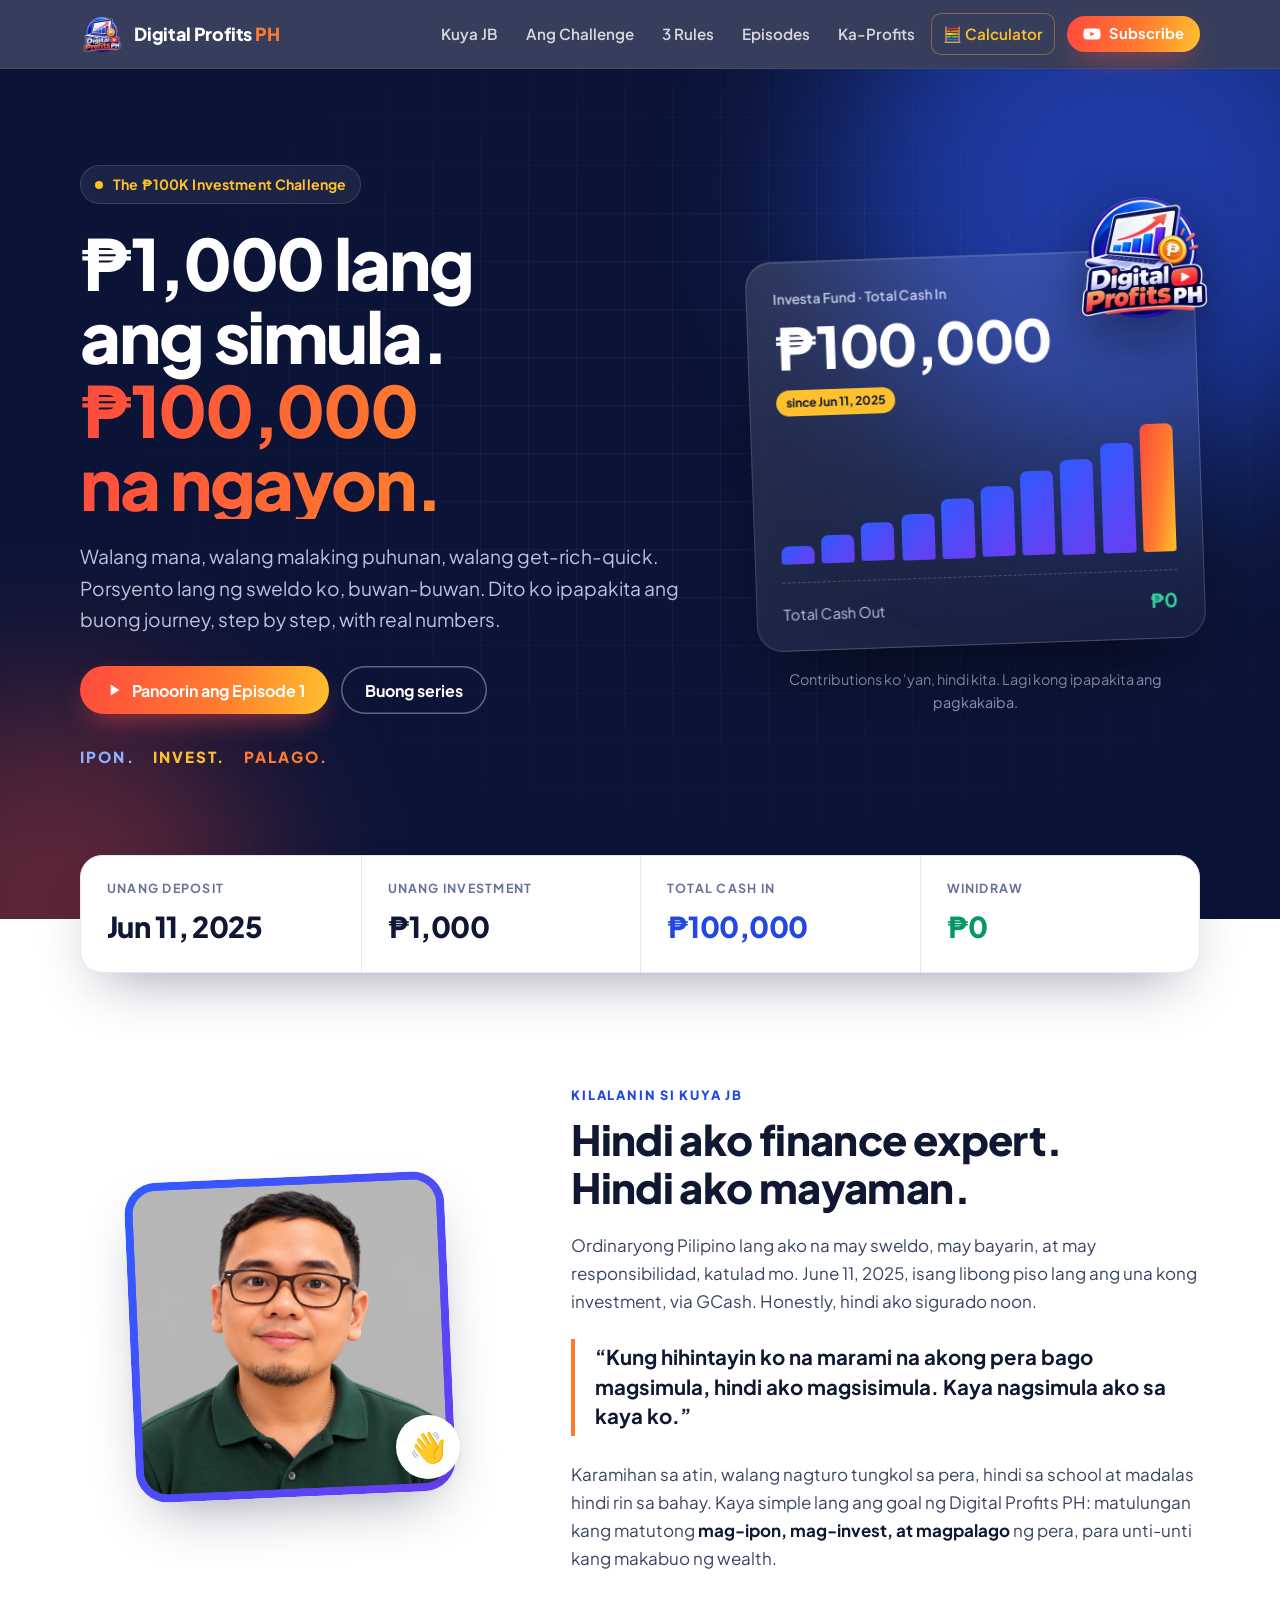
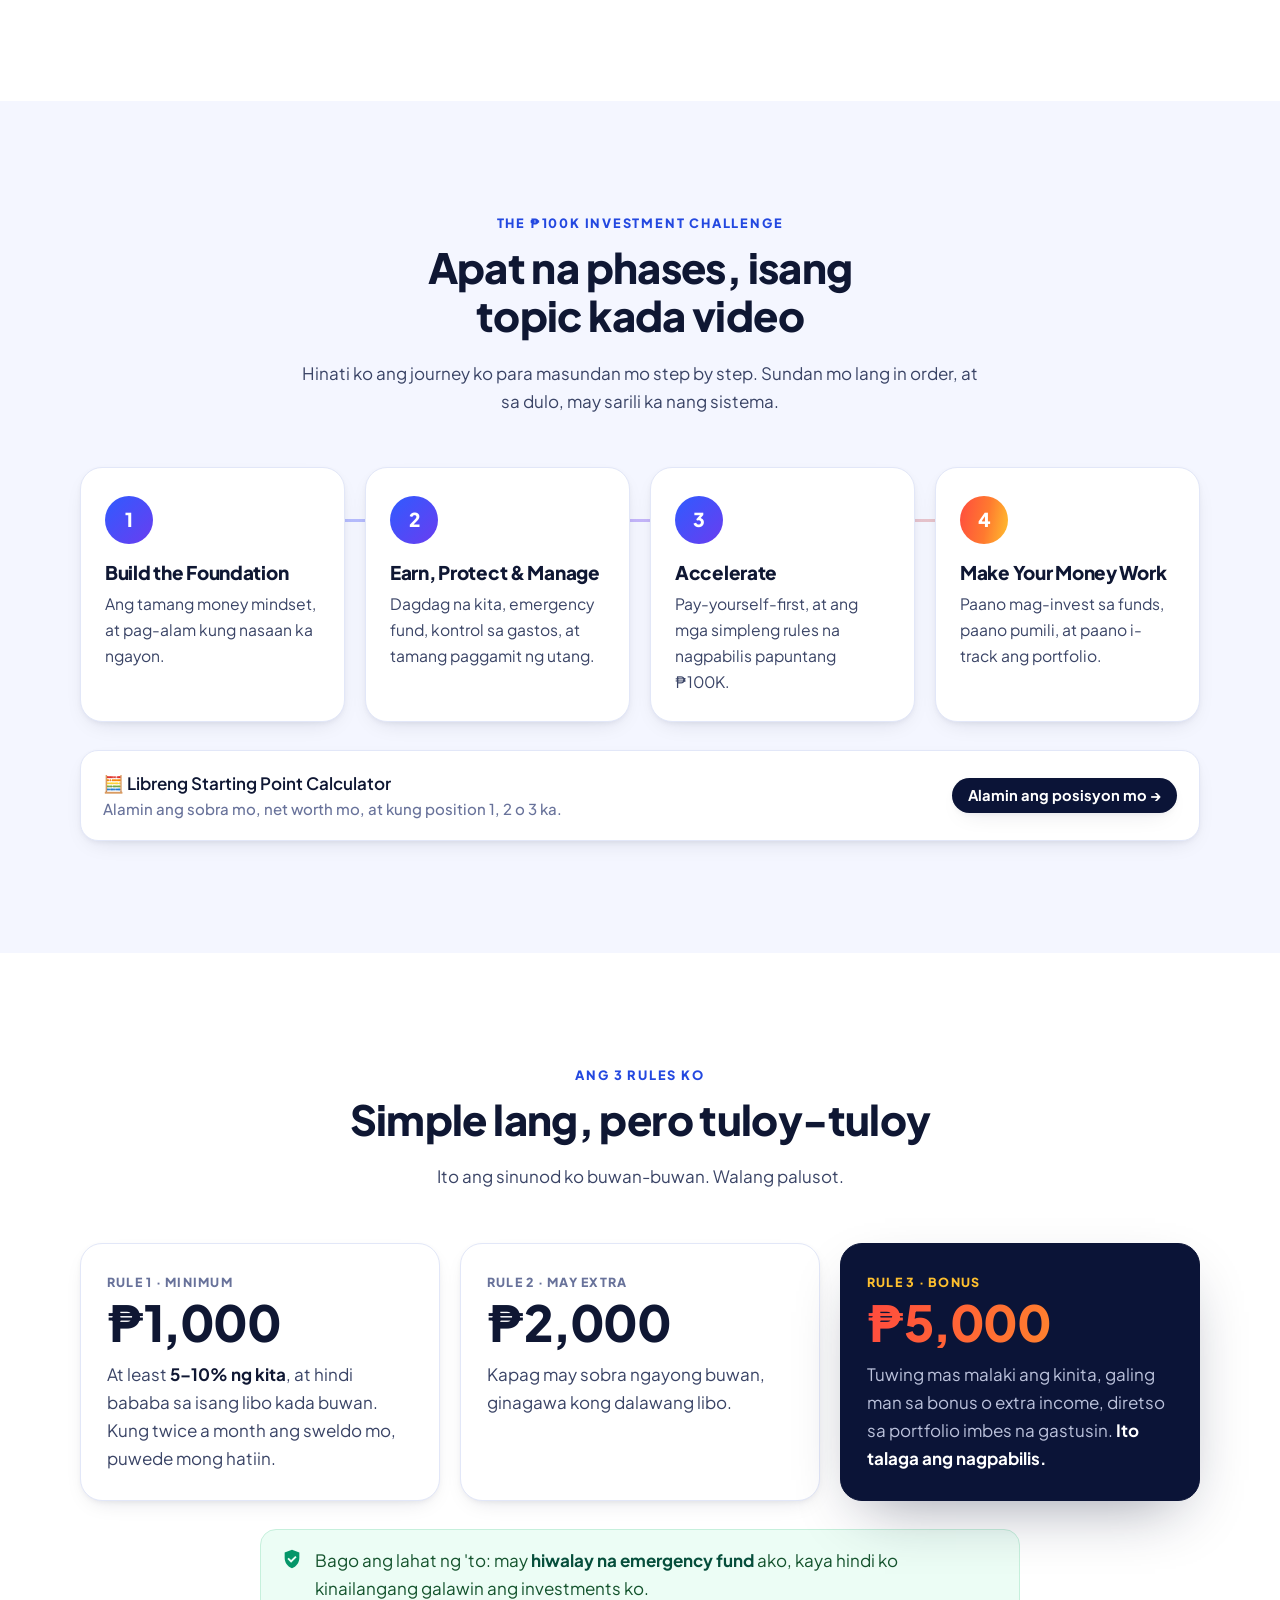
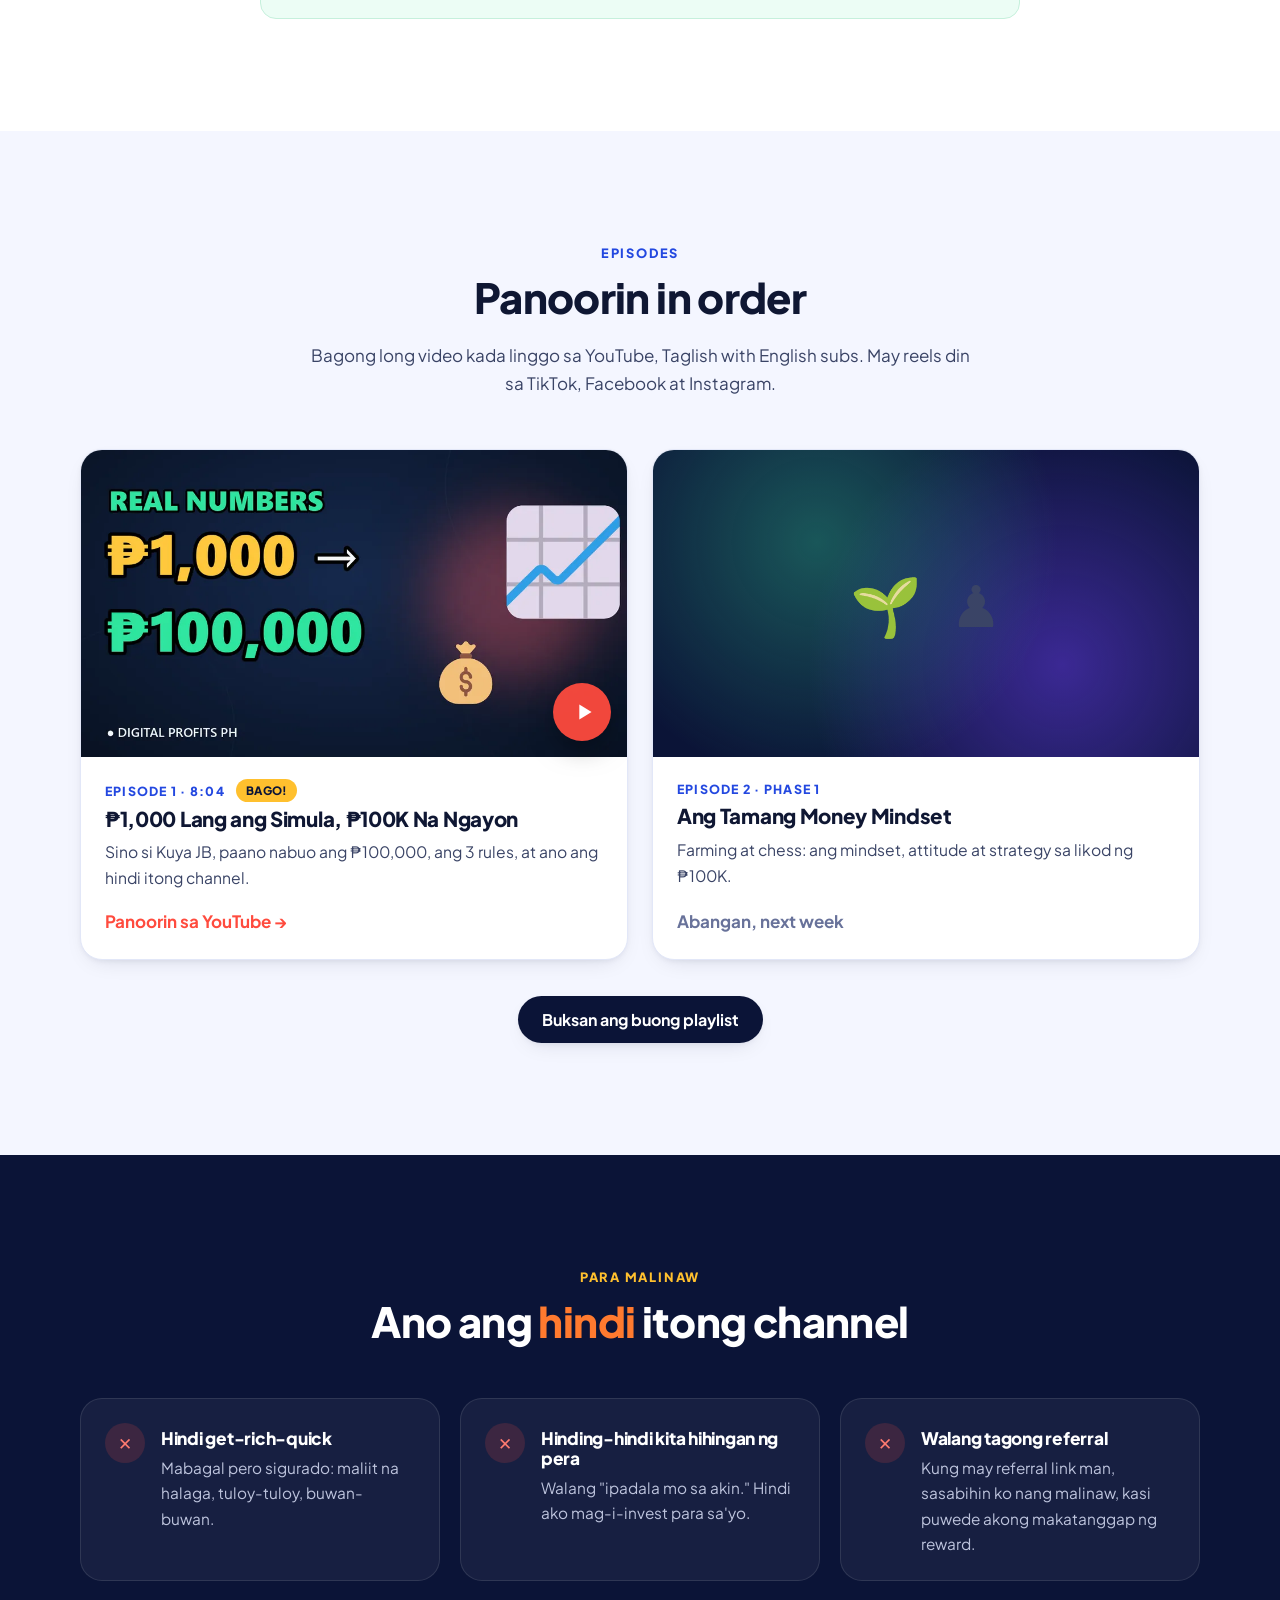
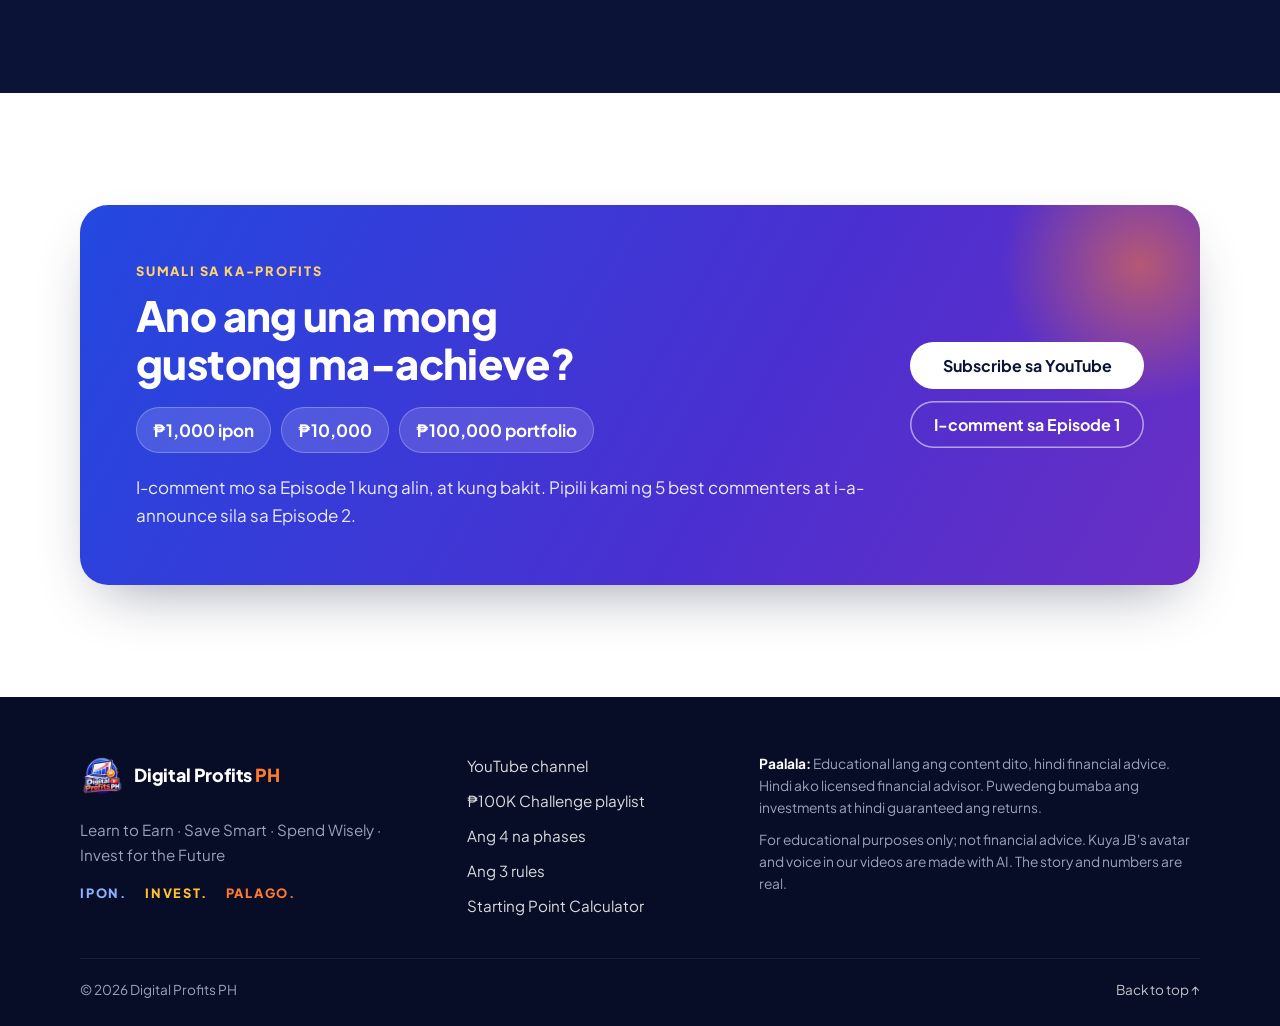
<file: index.html>
<!doctype html>
<html lang="fil">
<head>
  <meta charset="utf-8">
  <meta name="viewport" content="width=device-width, initial-scale=1">
  <title>Digital Profits PH · Ipon. Invest. Palago.</title>
  <meta name="description" content="₱1,000 lang ang simula, ₱100,000 na ngayon. Samahan si Kuya JB sa The ₱100K Investment Challenge: matutong mag-ipon, mag-invest at magpalago ng pera, step by step, with real numbers.">
  <meta name="theme-color" content="#0b1437">
  <link rel="canonical" href="https://digitalprofitsph.github.io/">

  <meta property="og:type" content="website">
  <meta property="og:site_name" content="Digital Profits PH">
  <meta property="og:title" content="Digital Profits PH · The ₱100K Investment Challenge">
  <meta property="og:description" content="₱1,000 lang ang simula, ₱100,000 na ngayon. Ipon. Invest. Palago., step by step, with real numbers.">
  <meta property="og:url" content="https://digitalprofitsph.github.io/">
  <meta property="og:image" content="https://digitalprofitsph.github.io/assets/og-image.png">
  <meta property="og:image:width" content="1200">
  <meta property="og:image:height" content="630">
  <meta name="twitter:card" content="summary_large_image">

  <link rel="icon" type="image/png" sizes="32x32" href="assets/favicon-32.png">
  <link rel="icon" type="image/png" sizes="192x192" href="assets/favicon-192.png">
  <link rel="apple-touch-icon" href="assets/apple-touch-icon.png">

  <link rel="preconnect" href="https://fonts.googleapis.com">
  <link rel="preconnect" href="https://fonts.gstatic.com" crossorigin>
  <link href="https://fonts.googleapis.com/css2?family=Plus+Jakarta+Sans:wght@400;500;600;700;800&display=swap" rel="stylesheet">
  <link rel="stylesheet" href="styles.css">
  <script>document.documentElement.classList.add("js");</script>
  <script src="script.js" defer></script>
</head>
<body>
  <a class="skip-link" href="#main">Skip to content</a>

  <header class="site-header" data-header>
    <div class="container header-inner">
      <a class="brand" href="#top" aria-label="Digital Profits PH, home">
        <img src="assets/logo-96.webp" width="44" height="44" alt="">
        <span>Digital Profits <b>PH</b></span>
      </a>
      <button class="nav-toggle" type="button" aria-expanded="false" aria-controls="site-nav" data-nav-toggle>
        <span class="sr-only">Menu</span>
        <svg viewBox="0 0 24 24" width="24" height="24" aria-hidden="true"><path d="M4 7h16M4 12h16M4 17h16" stroke="currentColor" stroke-width="2" stroke-linecap="round"/></svg>
      </button>
      <nav class="site-nav" id="site-nav" data-nav>
        <a href="#kuya-jb">Kuya JB</a>
        <a href="#challenge">Ang Challenge</a>
        <a href="#rules">3 Rules</a>
        <a href="#episodes">Episodes</a>
        <a href="#ka-profits">Ka-Profits</a>
        <a class="nav-tool" href="starting-point/">🧮 Calculator</a>
        <a class="btn btn-sm btn-primary" href="https://www.youtube.com/@digitalprofitsph?sub_confirmation=1" target="_blank" rel="noopener">
          <svg viewBox="0 0 24 24" width="18" height="18" aria-hidden="true"><path fill="currentColor" d="M23 7.2a3 3 0 0 0-2.1-2.1C19 4.6 12 4.6 12 4.6s-7 0-8.9.5A3 3 0 0 0 1 7.2 31 31 0 0 0 .5 12 31 31 0 0 0 1 16.8a3 3 0 0 0 2.1 2.1c1.9.5 8.9.5 8.9.5s7 0 8.9-.5a3 3 0 0 0 2.1-2.1 31 31 0 0 0 .5-4.8 31 31 0 0 0-.5-4.8ZM9.7 15.1V8.9L15.5 12l-5.8 3.1Z"/></svg>
          Subscribe
        </a>
      </nav>
    </div>
  </header>

  <main id="main">
    <!-- Hero -->
    <section class="hero" id="top">
      <div class="hero-glow" aria-hidden="true"></div>
      <div class="container hero-grid">
        <div class="hero-copy">
          <p class="eyebrow"><span class="dot" aria-hidden="true"></span> The ₱100K Investment Challenge</p>
          <h1>₱1,000 lang ang simula. <span class="grad">₱100,000 na ngayon.</span></h1>
          <p class="lead">Walang mana, walang malaking puhunan, walang get-rich-quick. Porsyento lang ng sweldo ko, buwan-buwan. Dito ko ipapakita ang buong journey, step by step, with real numbers.</p>
          <div class="hero-actions">
            <a class="btn btn-primary" href="https://youtu.be/28OfIGx4rfI" target="_blank" rel="noopener" data-ep1-link data-ep1-pre="Subscribe · Episode 1 sa Oct 13">
              <svg viewBox="0 0 24 24" width="20" height="20" aria-hidden="true"><path fill="currentColor" d="M8 5.5v13l10.5-6.5L8 5.5Z"/></svg>
              <span data-ep1-label>Panoorin ang Episode 1</span>
            </a>
            <a class="btn btn-ghost" href="https://www.youtube.com/playlist?list=PLdHB0yVSAcLo" target="_blank" rel="noopener">Buong series</a>
          </div>
          <p class="motto" aria-label="Ipon. Invest. Palago.">
            <span>Ipon.</span><span>Invest.</span><span>Palago.</span>
          </p>
        </div>

        <div class="hero-visual">
          <div class="wallet-card" role="img" aria-label="Investa Fund: Total Cash In ₱100,000, Total Cash Out ₱0, since June 11, 2025">
            <p class="wallet-label">Investa Fund · Total Cash In</p>
            <p class="wallet-amount">₱100,000</p>
            <span class="wallet-chip">since Jun 11, 2025</span>
            <div class="bars" aria-hidden="true">
              <span style="--h:14%"></span><span style="--h:22%"></span><span style="--h:30%"></span><span style="--h:36%"></span>
              <span style="--h:47%"></span><span style="--h:55%"></span><span style="--h:66%"></span><span style="--h:74%"></span>
              <span style="--h:86%"></span><span style="--h:100%"></span>
            </div>
            <div class="wallet-foot">
              <span>Total Cash Out</span><strong>₱0</strong>
            </div>
          </div>
          <img class="hero-logo" src="assets/logo-320.webp" width="200" height="200" alt="Digital Profits PH logo">
          <p class="hero-note">Contributions ko 'yan, hindi kita. Lagi kong ipapakita ang pagkakaiba.</p>
        </div>
      </div>
    </section>

    <!-- Stats -->
    <section class="stats-wrap" aria-label="Ang journey sa numbers">
      <div class="container">
        <dl class="stats">
          <div><dt>Unang deposit</dt><dd>Jun 11, 2025</dd></div>
          <div><dt>Unang investment</dt><dd>₱1,000</dd></div>
          <div><dt>Total cash in</dt><dd>₱100,000</dd></div>
          <div><dt>Winidraw</dt><dd>₱0</dd></div>
        </dl>
      </div>
    </section>

    <!-- About -->
    <section class="section" id="kuya-jb">
      <div class="container about">
        <div class="about-photo reveal">
          <img src="assets/kuya-jb.webp" width="320" height="320" alt="Kuya JB, host ng Digital Profits PH" loading="lazy">
          <span class="wave" aria-hidden="true">👋</span>
        </div>
        <div class="about-copy reveal">
          <p class="kicker">Kilalanin si Kuya JB</p>
          <h2>Hindi ako finance expert. Hindi ako mayaman.</h2>
          <p>Ordinaryong Pilipino lang ako na may sweldo, may bayarin, at may responsibilidad, katulad mo. June 11, 2025, isang libong piso lang ang una kong investment, via GCash. Honestly, hindi ako sigurado noon.</p>
          <blockquote>
            “Kung hihintayin ko na marami na akong pera bago magsimula, hindi ako magsisimula. Kaya nagsimula ako sa kaya ko.”
          </blockquote>
          <p>Karamihan sa atin, walang nagturo tungkol sa pera, hindi sa school at madalas hindi rin sa bahay. Kaya simple lang ang goal ng Digital Profits PH: matulungan kang matutong <strong>mag-ipon, mag-invest, at magpalago</strong> ng pera, para unti-unti kang makabuo ng wealth.</p>
        </div>
      </div>
    </section>

    <!-- Challenge -->
    <section class="section section-tint" id="challenge">
      <div class="container">
        <div class="section-head reveal">
          <p class="kicker">The ₱100K Investment Challenge</p>
          <h2>Apat na phases, isang topic kada video</h2>
          <p>Hinati ko ang journey ko para masundan mo step by step. Sundan mo lang in order, at sa dulo, may sarili ka nang sistema.</p>
        </div>
        <ol class="phases">
          <li class="phase reveal">
            <span class="phase-num">1</span>
            <h3>Build the Foundation</h3>
            <p>Ang tamang money mindset, at pag-alam kung nasaan ka ngayon.</p>
          </li>
          <li class="phase reveal">
            <span class="phase-num">2</span>
            <h3>Earn, Protect &amp; Manage</h3>
            <p>Dagdag na kita, emergency fund, kontrol sa gastos, at tamang paggamit ng utang.</p>
          </li>
          <li class="phase reveal">
            <span class="phase-num">3</span>
            <h3>Accelerate</h3>
            <p>Pay-yourself-first, at ang mga simpleng rules na nagpabilis papuntang ₱100K.</p>
          </li>
          <li class="phase reveal">
            <span class="phase-num">4</span>
            <h3>Make Your Money Work</h3>
            <p>Paano mag-invest sa funds, paano pumili, at paano i-track ang portfolio.</p>
          </li>
        </ol>
        <div class="tool-cta reveal">
          <p>🧮 Libreng Starting Point Calculator<span>Alamin ang sobra mo, net worth mo, at kung position 1, 2 o 3 ka.</span></p>
          <a class="btn btn-dark btn-sm" href="starting-point/">Alamin ang posisyon mo →</a>
        </div>
      </div>
    </section>

    <!-- Rules -->
    <section class="section" id="rules">
      <div class="container">
        <div class="section-head reveal">
          <p class="kicker">Ang 3 Rules Ko</p>
          <h2>Simple lang, pero tuloy-tuloy</h2>
          <p>Ito ang sinunod ko buwan-buwan. Walang palusot.</p>
        </div>
        <div class="rules">
          <article class="rule reveal">
            <p class="rule-tag">Rule 1 · Minimum</p>
            <p class="rule-amount">₱1,000</p>
            <p>At least <strong>5–10% ng kita</strong>, at hindi bababa sa isang libo kada buwan. Kung twice a month ang sweldo mo, puwede mong hatiin.</p>
          </article>
          <article class="rule reveal">
            <p class="rule-tag">Rule 2 · May extra</p>
            <p class="rule-amount">₱2,000</p>
            <p>Kapag may sobra ngayong buwan, ginagawa kong dalawang libo.</p>
          </article>
          <article class="rule rule-hot reveal">
            <p class="rule-tag">Rule 3 · Bonus</p>
            <p class="rule-amount">₱5,000</p>
            <p>Tuwing mas malaki ang kinita, galing man sa bonus o extra income, diretso sa portfolio imbes na gastusin. <strong>Ito talaga ang nagpabilis.</strong></p>
          </article>
        </div>
        <p class="rules-note reveal">
          <svg viewBox="0 0 24 24" width="22" height="22" aria-hidden="true"><path fill="currentColor" d="M12 2 4 5v6c0 5 3.4 9.7 8 11 4.6-1.3 8-6 8-11V5l-8-3Zm-1 14-4-4 1.4-1.4L11 13.2l4.6-4.6L17 10l-6 6Z"/></svg>
          <span>Bago ang lahat ng 'to: may <strong>hiwalay na emergency fund</strong> ako, kaya hindi ko kinailangang galawin ang investments ko.</span>
        </p>
      </div>
    </section>

    <!-- Episodes -->
    <section class="section section-tint" id="episodes">
      <div class="container">
        <div class="section-head reveal">
          <p class="kicker">Episodes</p>
          <h2>Panoorin in order</h2>
          <p>Bagong long video kada linggo sa YouTube, Taglish with English subs. May reels din sa TikTok, Facebook at Instagram.</p>
        </div>
        <div class="episodes">
          <a class="episode reveal" href="https://youtu.be/28OfIGx4rfI" target="_blank" rel="noopener" data-ep1-link>
            <div class="episode-thumb">
              <img src="assets/ep01.webp" width="960" height="540" alt="Episode 1 thumbnail: Real numbers, ₱1,000 to ₱100,000" loading="lazy">
              <span class="play" aria-hidden="true"><svg viewBox="0 0 24 24" width="28" height="28"><path fill="currentColor" d="M8 5.5v13l10.5-6.5L8 5.5Z"/></svg></span>
            </div>
            <div class="episode-body">
              <p class="episode-meta">Episode 1 · 8:04 <span class="badge" data-ep1-badge>Bago!</span></p>
              <h3>₱1,000 Lang ang Simula, ₱100K Na Ngayon</h3>
              <p>Sino si Kuya JB, paano nabuo ang ₱100,000, ang 3 rules, at ano ang hindi itong channel.</p>
              <span class="episode-cta" data-ep1-cta>Panoorin sa YouTube →</span>
            </div>
          </a>
          <div class="episode episode-soon reveal">
            <div class="episode-thumb soon-art" aria-hidden="true">
              <span>🌱</span><span>♟️</span>
            </div>
            <div class="episode-body">
              <p class="episode-meta">Episode 2 · Phase 1</p>
              <h3>Ang Tamang Money Mindset</h3>
              <p>Farming at chess: ang mindset, attitude at strategy sa likod ng ₱100K.</p>
              <span class="episode-cta muted">Abangan, next week</span>
            </div>
          </div>
        </div>
        <div class="center reveal">
          <a class="btn btn-dark" href="https://www.youtube.com/playlist?list=PLdHB0yVSAcLo" target="_blank" rel="noopener">Buksan ang buong playlist</a>
        </div>
      </div>
    </section>

    <!-- Promise -->
    <section class="section promise">
      <div class="container">
        <div class="section-head reveal">
          <p class="kicker">Para malinaw</p>
          <h2>Ano ang <em>hindi</em> itong channel</h2>
        </div>
        <ul class="nots">
          <li class="reveal"><span class="x" aria-hidden="true">✕</span><div><h3>Hindi get-rich-quick</h3><p>Mabagal pero sigurado: maliit na halaga, tuloy-tuloy, buwan-buwan.</p></div></li>
          <li class="reveal"><span class="x" aria-hidden="true">✕</span><div><h3>Hinding-hindi kita hihingan ng pera</h3><p>Walang "ipadala mo sa akin." Hindi ako mag-i-invest para sa'yo.</p></div></li>
          <li class="reveal"><span class="x" aria-hidden="true">✕</span><div><h3>Walang tagong referral</h3><p>Kung may referral link man, sasabihin ko nang malinaw, kasi puwede akong makatanggap ng reward.</p></div></li>
        </ul>
      </div>
    </section>

    <!-- Community -->
    <section class="section" id="ka-profits">
      <div class="container">
        <div class="cta-band reveal">
          <div>
            <p class="kicker light">Sumali sa Ka-Profits</p>
            <h2>Ano ang una mong gustong <span class="nowrap">ma-achieve?</span></h2>
            <div class="goals">
              <span>₱1,000 ipon</span><span>₱10,000</span><span>₱100,000 portfolio</span>
            </div>
            <p>I-comment mo sa Episode 1 kung alin, at kung bakit. Pipili kami ng 5 best commenters at i-a-announce sila sa Episode 2.</p>
          </div>
          <div class="cta-actions">
            <a class="btn btn-light" href="https://www.youtube.com/@digitalprofitsph?sub_confirmation=1" target="_blank" rel="noopener">Subscribe sa YouTube</a>
            <a class="btn btn-outline-light" href="https://youtu.be/28OfIGx4rfI" target="_blank" rel="noopener" data-ep1-link data-ep1-pre="I-subscribe para ma-notify"><span data-ep1-label>I-comment sa Episode 1</span></a>
          </div>
        </div>
      </div>
    </section>
  </main>

  <footer class="site-footer">
    <div class="container footer-grid">
      <div class="footer-brand">
        <a class="brand" href="#top">
          <img src="assets/logo-96.webp" width="44" height="44" alt="">
          <span>Digital Profits <b>PH</b></span>
        </a>
        <p>Learn to Earn · Save Smart · Spend Wisely · Invest for the Future</p>
        <p class="motto small"><span>Ipon.</span><span>Invest.</span><span>Palago.</span></p>
      </div>
      <nav class="footer-links" aria-label="Footer">
        <a href="https://www.youtube.com/@digitalprofitsph" target="_blank" rel="noopener">YouTube channel</a>
        <a href="https://www.youtube.com/playlist?list=PLdHB0yVSAcLo" target="_blank" rel="noopener">₱100K Challenge playlist</a>
        <a href="#challenge">Ang 4 na phases</a>
        <a href="#rules">Ang 3 rules</a>
        <a href="starting-point/">Starting Point Calculator</a>
      </nav>
      <div class="disclaimer">
        <p><strong>Paalala:</strong> Educational lang ang content dito, hindi financial advice. Hindi ako licensed financial advisor. Puwedeng bumaba ang investments at hindi guaranteed ang returns.</p>
        <p>For educational purposes only; not financial advice. Kuya JB's avatar and voice in our videos are made with AI. The story and numbers are real.</p>
      </div>
    </div>
    <div class="container footer-bottom">
      <p>© <span data-year>2026</span> Digital Profits PH</p>
      <a href="#top">Back to top ↑</a>
    </div>
  </footer>
</body>
</html>
</file>
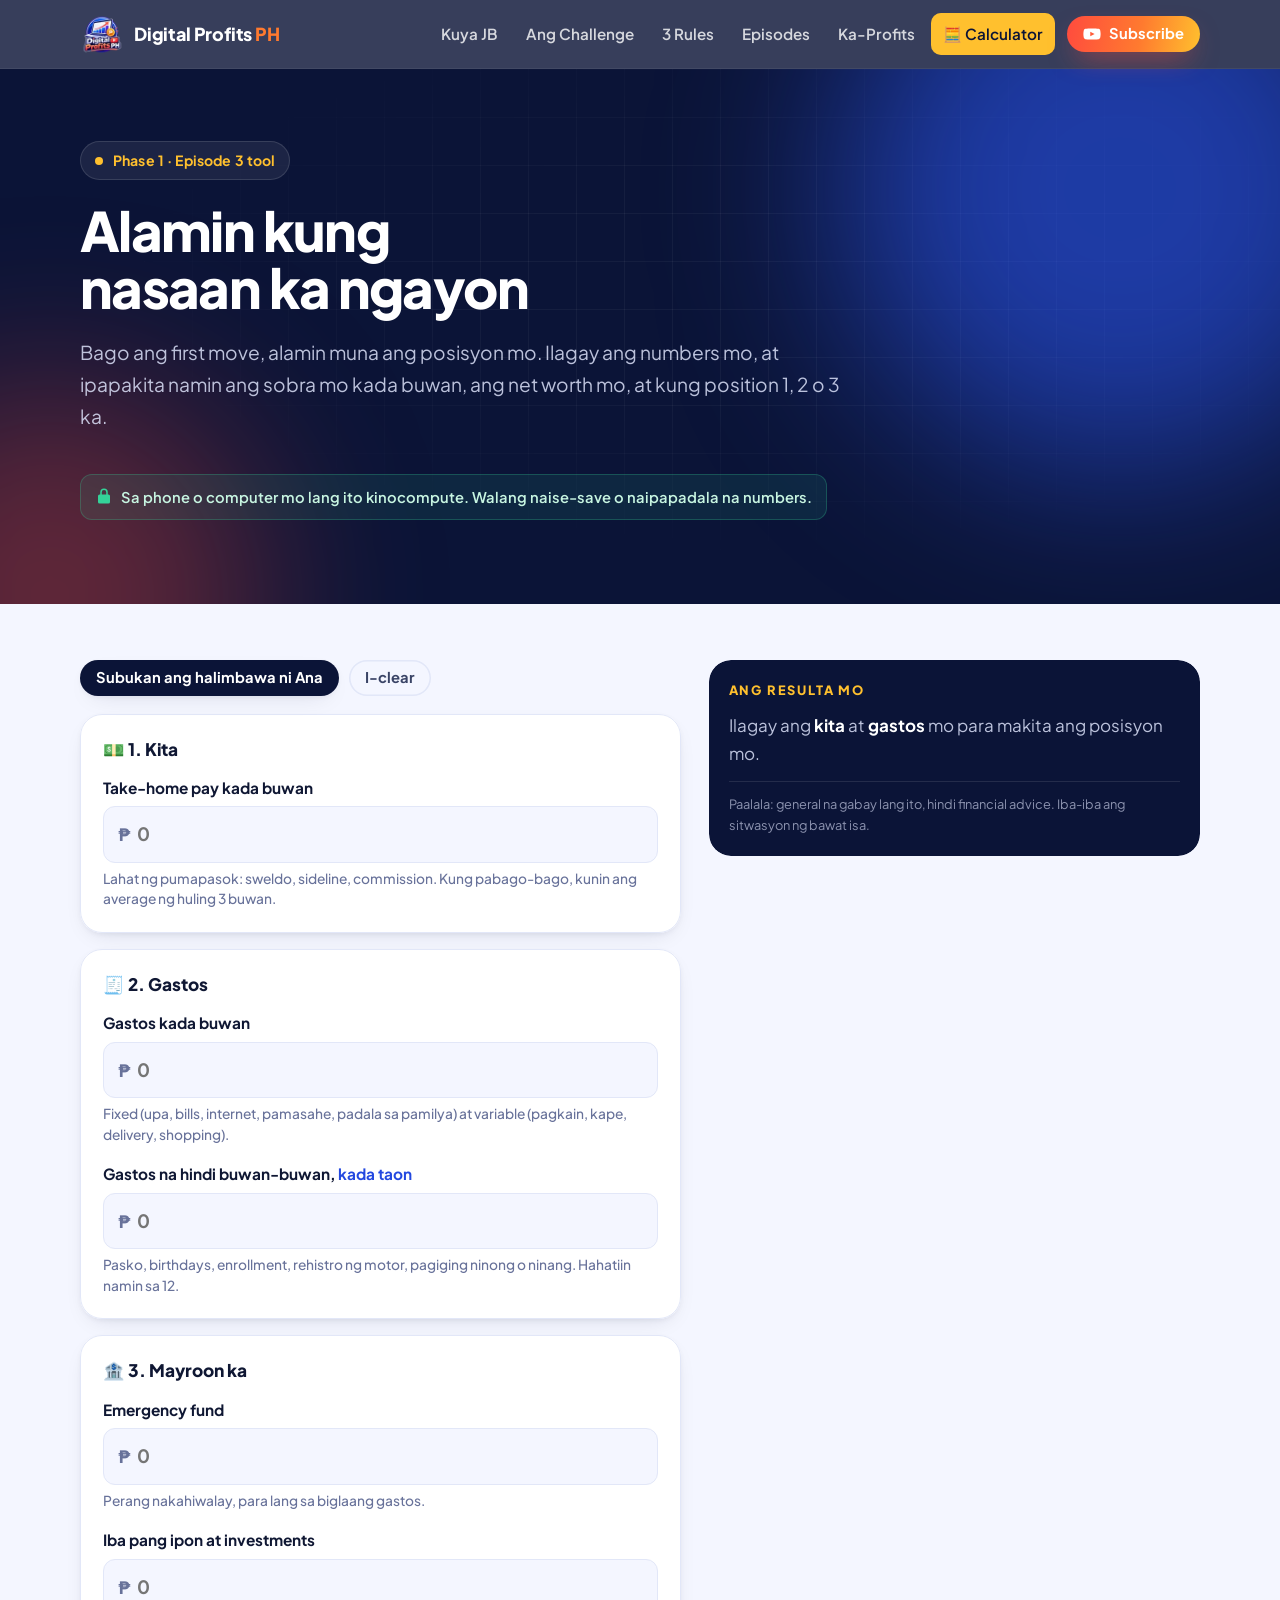
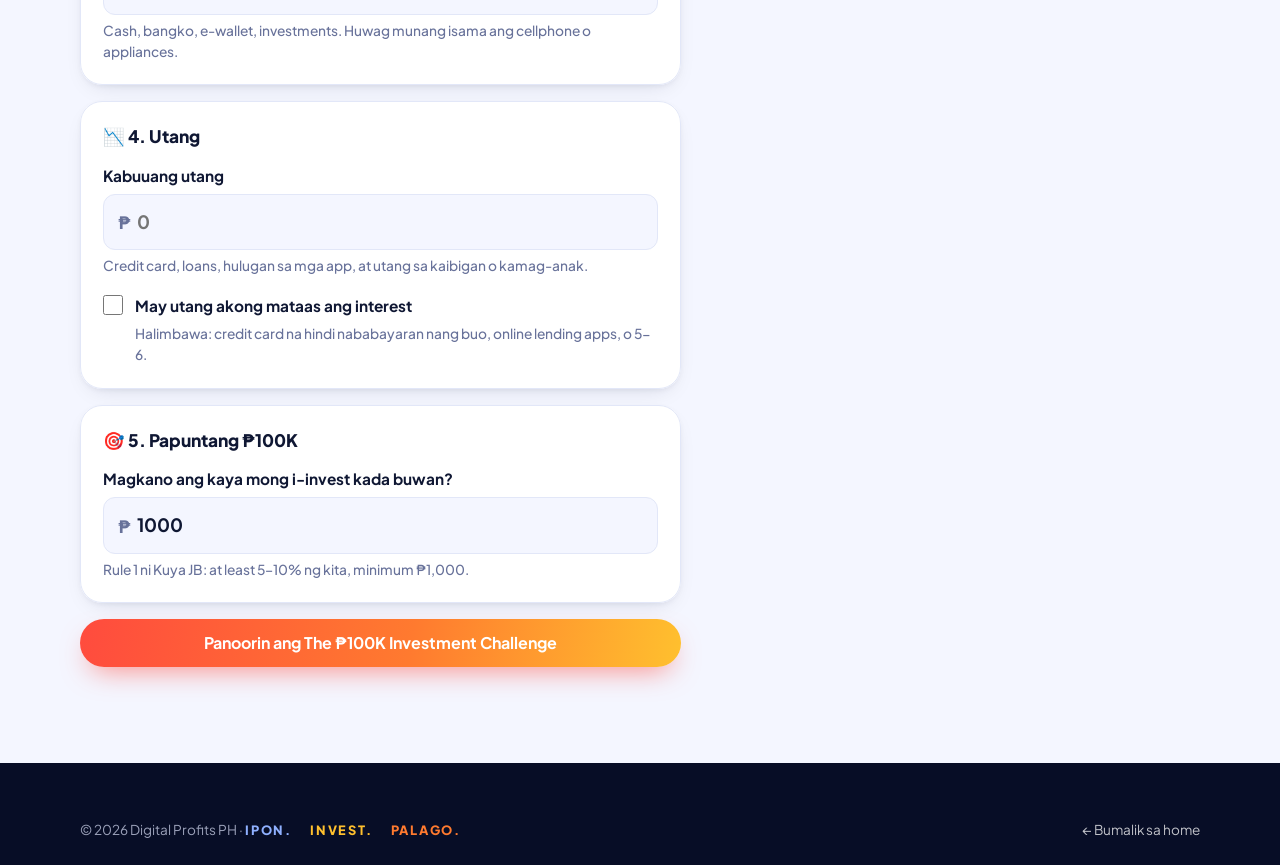
<file: starting-point/index.html>
<!doctype html>
<html lang="fil">
<head>
  <meta charset="utf-8">
  <meta name="viewport" content="width=device-width, initial-scale=1">
  <title>Starting Point Calculator · Digital Profits PH</title>
  <meta name="description" content="Libreng calculator: alamin ang sobra mo kada buwan, net worth mo, at kung position 1, 2 o 3 ka bago ang first move mo papuntang ₱100K. Sa phone mo lang kinocompute, walang naise-save.">
  <meta name="theme-color" content="#0b1437">
  <link rel="canonical" href="https://digitalprofitsph.github.io/starting-point/">

  <meta property="og:type" content="website">
  <meta property="og:site_name" content="Digital Profits PH">
  <meta property="og:title" content="Starting Point Calculator · The ₱100K Investment Challenge">
  <meta property="og:description" content="Alamin kung nasaan ka ngayon: sobra kada buwan, net worth, at ang first move mo papuntang ₱100K.">
  <meta property="og:url" content="https://digitalprofitsph.github.io/starting-point/">
  <meta property="og:image" content="https://digitalprofitsph.github.io/assets/og-image.png">
  <meta property="og:image:width" content="1200">
  <meta property="og:image:height" content="630">
  <meta name="twitter:card" content="summary_large_image">

  <link rel="icon" type="image/png" sizes="32x32" href="../assets/favicon-32.png">
  <link rel="icon" type="image/png" sizes="192x192" href="../assets/favicon-192.png">
  <link rel="apple-touch-icon" href="../assets/apple-touch-icon.png">

  <link rel="preconnect" href="https://fonts.googleapis.com">
  <link rel="preconnect" href="https://fonts.gstatic.com" crossorigin>
  <link href="https://fonts.googleapis.com/css2?family=Plus+Jakarta+Sans:wght@400;500;600;700;800&display=swap" rel="stylesheet">
  <link rel="stylesheet" href="../styles.css">
  <script>document.documentElement.classList.add("js");</script>
  <script src="../script.js" defer></script>
  <script src="calc.js" defer></script>
</head>
<body>
  <a class="skip-link" href="#main">Skip to content</a>

  <header class="site-header" data-header>
    <div class="container header-inner">
      <a class="brand" href="../" aria-label="Digital Profits PH, home">
        <img src="../assets/logo-96.webp" width="44" height="44" alt="">
        <span>Digital Profits <b>PH</b></span>
      </a>
      <button class="nav-toggle" type="button" aria-expanded="false" aria-controls="site-nav" data-nav-toggle>
        <span class="sr-only">Menu</span>
        <svg viewBox="0 0 24 24" width="24" height="24" aria-hidden="true"><path d="M4 7h16M4 12h16M4 17h16" stroke="currentColor" stroke-width="2" stroke-linecap="round"/></svg>
      </button>
      <nav class="site-nav" id="site-nav" data-nav>
        <a href="../#kuya-jb">Kuya JB</a>
        <a href="../#challenge">Ang Challenge</a>
        <a href="../#rules">3 Rules</a>
        <a href="../#episodes">Episodes</a>
        <a href="../#ka-profits">Ka-Profits</a>
        <a class="nav-tool" href="./" aria-current="page">🧮 Calculator</a>
        <a class="btn btn-sm btn-primary" href="https://www.youtube.com/@digitalprofitsph?sub_confirmation=1" target="_blank" rel="noopener">
          <svg viewBox="0 0 24 24" width="18" height="18" aria-hidden="true"><path fill="currentColor" d="M23 7.2a3 3 0 0 0-2.1-2.1C19 4.6 12 4.6 12 4.6s-7 0-8.9.5A3 3 0 0 0 1 7.2 31 31 0 0 0 .5 12 31 31 0 0 0 1 16.8a3 3 0 0 0 2.1 2.1c1.9.5 8.9.5 8.9.5s7 0 8.9-.5a3 3 0 0 0 2.1-2.1 31 31 0 0 0 .5-4.8 31 31 0 0 0-.5-4.8ZM9.7 15.1V8.9L15.5 12l-5.8 3.1Z"/></svg>
          Subscribe
        </a>
      </nav>
    </div>
  </header>

  <main id="main">
    <section class="hero calc-hero">
      <div class="hero-glow" aria-hidden="true"></div>
      <div class="container calc-hero-inner">
        <p class="eyebrow"><span class="dot" aria-hidden="true"></span> Phase 1 · Episode 3 tool</p>
        <h1>Alamin kung nasaan ka ngayon</h1>
        <p class="lead">Bago ang first move, alamin muna ang posisyon mo. Ilagay ang numbers mo, at ipapakita namin ang sobra mo kada buwan, ang net worth mo, at kung position 1, 2 o 3 ka.</p>
        <p class="privacy-note">
          <svg viewBox="0 0 24 24" width="18" height="18" aria-hidden="true"><path fill="currentColor" d="M12 2a5 5 0 0 0-5 5v3H6a2 2 0 0 0-2 2v8a2 2 0 0 0 2 2h12a2 2 0 0 0 2-2v-8a2 2 0 0 0-2-2h-1V7a5 5 0 0 0-5-5Zm-3 8V7a3 3 0 1 1 6 0v3H9Z"/></svg>
          Sa phone o computer mo lang ito kinocompute. Walang naise-save o naipapadala na numbers.
        </p>
      </div>
    </section>

    <section class="calc-section">
      <div class="container calc-grid">
        <form class="calc-form" data-calc-form novalidate>
          <div class="calc-actions">
            <button class="btn btn-dark btn-sm" type="button" data-load-example>Subukan ang halimbawa ni Ana</button>
            <button class="btn btn-sm btn-plain" type="reset">I-clear</button>
          </div>

          <fieldset class="calc-group">
            <legend><span aria-hidden="true">💵</span> 1. Kita</legend>
            <label class="field">
              <span class="field-label">Take-home pay kada buwan</span>
              <span class="money"><span aria-hidden="true">₱</span><input type="number" name="kita" min="0" step="1" inputmode="numeric" placeholder="0"></span>
              <span class="hint">Lahat ng pumapasok: sweldo, sideline, commission. Kung pabago-bago, kunin ang average ng huling 3 buwan.</span>
            </label>
          </fieldset>

          <fieldset class="calc-group">
            <legend><span aria-hidden="true">🧾</span> 2. Gastos</legend>
            <label class="field">
              <span class="field-label">Gastos kada buwan</span>
              <span class="money"><span aria-hidden="true">₱</span><input type="number" name="gastos" min="0" step="1" inputmode="numeric" placeholder="0"></span>
              <span class="hint">Fixed (upa, bills, internet, pamasahe, padala sa pamilya) at variable (pagkain, kape, delivery, shopping).</span>
            </label>
            <label class="field">
              <span class="field-label">Gastos na hindi buwan-buwan, <strong>kada taon</strong></span>
              <span class="money"><span aria-hidden="true">₱</span><input type="number" name="taunan" min="0" step="1" inputmode="numeric" placeholder="0"></span>
              <span class="hint">Pasko, birthdays, enrollment, rehistro ng motor, pagiging ninong o ninang. Hahatiin namin sa 12.</span>
            </label>
          </fieldset>

          <fieldset class="calc-group">
            <legend><span aria-hidden="true">🏦</span> 3. Mayroon ka</legend>
            <label class="field">
              <span class="field-label">Emergency fund</span>
              <span class="money"><span aria-hidden="true">₱</span><input type="number" name="ef" min="0" step="1" inputmode="numeric" placeholder="0"></span>
              <span class="hint">Perang nakahiwalay, para lang sa biglaang gastos.</span>
            </label>
            <label class="field">
              <span class="field-label">Iba pang ipon at investments</span>
              <span class="money"><span aria-hidden="true">₱</span><input type="number" name="ipon" min="0" step="1" inputmode="numeric" placeholder="0"></span>
              <span class="hint">Cash, bangko, e-wallet, investments. Huwag munang isama ang cellphone o appliances.</span>
            </label>
          </fieldset>

          <fieldset class="calc-group">
            <legend><span aria-hidden="true">📉</span> 4. Utang</legend>
            <label class="field">
              <span class="field-label">Kabuuang utang</span>
              <span class="money"><span aria-hidden="true">₱</span><input type="number" name="utang" min="0" step="1" inputmode="numeric" placeholder="0"></span>
              <span class="hint">Credit card, loans, hulugan sa mga app, at utang sa kaibigan o kamag-anak.</span>
            </label>
            <label class="check">
              <input type="checkbox" name="mataas">
              <span><strong>May utang akong mataas ang interest</strong><br><span class="hint">Halimbawa: credit card na hindi nababayaran nang buo, online lending apps, o 5-6.</span></span>
            </label>
          </fieldset>

          <fieldset class="calc-group">
            <legend><span aria-hidden="true">🎯</span> 5. Papuntang ₱100K</legend>
            <label class="field">
              <span class="field-label">Magkano ang kaya mong i-invest kada buwan?</span>
              <span class="money"><span aria-hidden="true">₱</span><input type="number" name="invest" min="0" step="1" inputmode="numeric" value="1000"></span>
              <span class="hint">Rule 1 ni Kuya JB: at least 5–10% ng kita, minimum ₱1,000.</span>
            </label>
          </fieldset>

          <div class="calc-after">
            <a class="btn btn-primary" href="https://www.youtube.com/playlist?list=PLdHB0yVSAcLo" target="_blank" rel="noopener">Panoorin ang The ₱100K Investment Challenge</a>
          </div>
        </form>

        <aside class="calc-results" aria-live="polite" data-results>
          <div class="results-card">
            <p class="kicker">Ang resulta mo</p>
            <div class="results-empty" data-empty>
              <p>Ilagay ang <strong>kita</strong> at <strong>gastos</strong> mo para makita ang posisyon mo.</p>
            </div>
            <div class="results-body" data-body hidden>
              <div class="result-stats">
                <div class="result-stat">
                  <p class="result-label" data-sobra-label>Sobra kada buwan</p>
                  <p class="result-value" data-sobra>₱0</p>
                  <p class="result-sub" data-sobra-sub></p>
                </div>
                <div class="result-stat">
                  <p class="result-label">Net worth</p>
                  <p class="result-value" data-networth>₱0</p>
                  <p class="result-sub" data-networth-sub>Mayroon ka − utang</p>
                </div>
                <div class="result-stat">
                  <p class="result-label">Emergency fund</p>
                  <p class="result-value" data-efmonths>0 buwan</p>
                  <p class="result-sub">ng gastos mo. General na gabay: 3–6 buwan.</p>
                </div>
              </div>

              <div class="position-card" data-position-card>
                <p class="position-title" data-position-title></p>
                <p class="position-text" data-position-text></p>
                <p class="position-extra" data-position-extra hidden></p>
              </div>

              <div class="timeline">
                <p class="result-label">Papuntang ₱100,000</p>
                <ul data-timeline></ul>
                <p class="result-sub">Contributions lang ito, walang assumed na kita o returns. Puwedeng tumaas o bumaba ang investments.</p>
              </div>
            </div>
            <p class="calc-disclaimer">Paalala: general na gabay lang ito, hindi financial advice. Iba-iba ang sitwasyon ng bawat isa.</p>
          </div>
        </aside>
      </div>
    </section>
  </main>

  <footer class="site-footer">
    <div class="container footer-bottom" style="margin-top:0;border-top:0;padding-top:0;">
      <p>© <span data-year>2026</span> Digital Profits PH · <span class="motto small" style="display:inline-flex;margin:0;"><span>Ipon.</span><span>Invest.</span><span>Palago.</span></span></p>
      <a href="../">← Bumalik sa home</a>
    </div>
  </footer>
</body>
</html>
</file>
<file: styles.css>
/* Digital Profits PH: colours come from logo V2 (royal blue, violet, red-orange, gold) */
:root {
  --navy-950: #070d26;
  --navy-900: #0b1437;
  --navy-800: #121e52;
  --blue: #2f5bff;
  --blue-600: #2348e0;
  --violet: #6a3df0;
  --red: #ff4b3e;
  --orange: #ff7a2f;
  --gold: #ffc02e;
  --green: #34d399;

  --ink: #0f1733;
  --body: #3a4466;
  --muted: #68729a;
  --bg: #ffffff;
  --tint: #f4f6ff;
  --line: #e2e7f8;
  --on-dark: rgba(226, 232, 255, 0.82);

  --grad-hot: linear-gradient(100deg, var(--red), var(--orange) 55%, var(--gold));
  --grad-blue: linear-gradient(135deg, var(--blue), var(--violet));
  --radius: 22px;
  --shadow-sm: 0 2px 6px -2px rgba(15, 23, 51, 0.08), 0 8px 24px -12px rgba(15, 23, 51, 0.18);
  --shadow-lg: 0 24px 60px -24px rgba(15, 23, 51, 0.45);
  --header-h: 68px;
}

*, *::before, *::after { box-sizing: border-box; }

html { scroll-behavior: smooth; scroll-padding-top: calc(var(--header-h) + 12px); }

body {
  margin: 0;
  font-family: "Plus Jakarta Sans", "Segoe UI", system-ui, -apple-system, sans-serif;
  font-size: 1.0625rem;
  line-height: 1.65;
  color: var(--body);
  background: var(--bg);
  -webkit-font-smoothing: antialiased;
  text-rendering: optimizeLegibility;
}

img { display: block; max-width: 100%; height: auto; }
a { color: inherit; }
h1, h2, h3 { color: var(--ink); line-height: 1.15; margin: 0; letter-spacing: -0.015em; }
p { margin: 0 0 1em; }

.container { width: min(1120px, calc(100% - 32px)); margin-inline: auto; }
.nowrap { white-space: nowrap; }

.sr-only {
  position: absolute; width: 1px; height: 1px; padding: 0; margin: -1px;
  overflow: hidden; clip: rect(0, 0, 0, 0); white-space: nowrap; border: 0;
}

.skip-link {
  position: absolute; left: 16px; top: -60px; z-index: 100;
  background: var(--gold); color: var(--navy-900); font-weight: 700;
  padding: 10px 16px; border-radius: 10px; text-decoration: none;
}
.skip-link:focus { top: 12px; }

:focus-visible { outline: 3px solid var(--gold); outline-offset: 3px; border-radius: 6px; }

/* ---------- Buttons ---------- */
.btn {
  display: inline-flex; align-items: center; justify-content: center; gap: 8px;
  padding: 14px 24px; border-radius: 999px; border: 0;
  font: inherit; font-weight: 700; font-size: 1rem; line-height: 1.2;
  text-decoration: none; cursor: pointer; white-space: nowrap;
  transition: transform 0.18s ease, box-shadow 0.18s ease, background-color 0.18s ease, color 0.18s ease;
}
.btn:hover { transform: translateY(-2px); }
.btn:active { transform: translateY(0); }
.btn-sm { padding: 9px 16px; font-size: 0.92rem; }

.btn-primary {
  background: var(--grad-hot); color: #fff;
  box-shadow: 0 12px 28px -10px rgba(255, 75, 62, 0.65);
}
.btn-primary:hover { box-shadow: 0 16px 34px -10px rgba(255, 75, 62, 0.75); }
.btn-ghost { color: #fff; box-shadow: inset 0 0 0 1.5px rgba(255, 255, 255, 0.35); }
.btn-ghost:hover { background: rgba(255, 255, 255, 0.08); }
.btn-dark { background: var(--navy-900); color: #fff; box-shadow: var(--shadow-sm); }
.btn-dark:hover { background: var(--navy-800); }
.btn-light { background: #fff; color: var(--navy-900); }
.btn-outline-light { color: #fff; box-shadow: inset 0 0 0 1.5px rgba(255, 255, 255, 0.55); }
.btn-outline-light:hover { background: rgba(255, 255, 255, 0.1); }

/* ---------- Header ---------- */
.site-header {
  position: sticky; top: 0; z-index: 50;
  background: rgba(11, 20, 55, 0.82);
  backdrop-filter: saturate(1.4) blur(12px);
  -webkit-backdrop-filter: saturate(1.4) blur(12px);
  border-bottom: 1px solid rgba(255, 255, 255, 0.06);
  transition: box-shadow 0.2s ease, background-color 0.2s ease;
}
.site-header.is-scrolled { background: rgba(11, 20, 55, 0.95); box-shadow: 0 8px 24px -12px rgba(0, 0, 0, 0.5); }

.header-inner { display: flex; align-items: center; justify-content: space-between; height: var(--header-h); }

.brand {
  display: inline-flex; align-items: center; gap: 10px;
  color: #fff; text-decoration: none; font-weight: 800; font-size: 1.12rem; letter-spacing: -0.01em;
}
.brand img { width: 44px; height: 44px; }
.brand b { color: var(--orange); font-weight: 800; }

.site-nav { display: flex; align-items: center; gap: 4px; }
.site-nav a:not(.btn) {
  color: rgba(255, 255, 255, 0.8); text-decoration: none; font-weight: 600; font-size: 0.95rem;
  padding: 8px 12px; border-radius: 10px; transition: color 0.15s ease, background-color 0.15s ease;
}
.site-nav a:not(.btn):hover { color: #fff; background: rgba(255, 255, 255, 0.08); }
.site-nav a.nav-tool { color: var(--gold); box-shadow: inset 0 0 0 1px rgba(255, 192, 46, 0.35); }
.site-nav a.nav-tool:hover, .site-nav a.nav-tool[aria-current="page"] { color: var(--navy-900); background: var(--gold); }
.site-nav .btn { margin-left: 8px; }

.nav-toggle {
  display: none; color: #fff; background: transparent; border: 0;
  width: 44px; height: 44px; border-radius: 12px; cursor: pointer;
  align-items: center; justify-content: center;
}
.nav-toggle:hover { background: rgba(255, 255, 255, 0.08); }

/* ---------- Hero ---------- */
.hero {
  position: relative; overflow: hidden; color: #fff;
  background: var(--navy-900);
  padding: clamp(48px, 8vw, 96px) 0 clamp(112px, 12vw, 150px);
}
.hero::before {
  /* faint grid, fading out toward the edges */
  content: ""; position: absolute; inset: 0;
  background-image:
    linear-gradient(rgba(255, 255, 255, 0.045) 1px, transparent 1px),
    linear-gradient(90deg, rgba(255, 255, 255, 0.045) 1px, transparent 1px);
  background-size: 48px 48px;
  mask-image: radial-gradient(ellipse 70% 70% at 60% 40%, #000 30%, transparent 75%);
  -webkit-mask-image: radial-gradient(ellipse 70% 70% at 60% 40%, #000 30%, transparent 75%);
}
.hero-glow { position: absolute; inset: 0; pointer-events: none; }
.hero-glow::before, .hero-glow::after {
  content: ""; position: absolute; border-radius: 50%; filter: blur(90px);
}
.hero-glow::before { width: 560px; height: 560px; right: -120px; top: -160px; background: rgba(47, 91, 255, 0.55); }
.hero-glow::after { width: 420px; height: 420px; left: -160px; bottom: -200px; background: rgba(255, 75, 62, 0.35); }

.hero-grid {
  position: relative; display: grid; grid-template-columns: 1.15fr 0.85fr;
  gap: clamp(32px, 5vw, 64px); align-items: center;
}

.eyebrow {
  display: inline-flex; align-items: center; gap: 10px;
  padding: 7px 14px; border-radius: 999px;
  background: rgba(255, 255, 255, 0.07); border: 1px solid rgba(255, 255, 255, 0.12);
  color: var(--gold); font-weight: 700; font-size: 0.88rem; letter-spacing: 0.01em;
  margin-bottom: 22px;
}
.eyebrow .dot {
  width: 8px; height: 8px; border-radius: 50%; background: var(--gold);
  box-shadow: 0 0 0 0 rgba(255, 192, 46, 0.6); animation: pulse 2.4s infinite;
}

.hero h1 {
  color: #fff; font-weight: 800;
  font-size: clamp(2.5rem, 6vw, 4.4rem); line-height: 1.04; letter-spacing: -0.03em;
  text-wrap: balance;
}
.hero h1 .grad { text-wrap: balance; }
.grad {
  display: block;
  background: var(--grad-hot); -webkit-background-clip: text; background-clip: text;
  color: transparent;
}
.lead { margin-top: 22px; font-size: clamp(1.06rem, 1.6vw, 1.2rem); color: var(--on-dark); max-width: 34em; }
.hero-actions { display: flex; flex-wrap: wrap; gap: 12px; margin-top: 30px; }

.motto {
  display: flex; flex-wrap: wrap; gap: 6px 18px; margin: 30px 0 0;
  font-weight: 800; font-size: 0.95rem; letter-spacing: 0.14em; text-transform: uppercase;
}
.motto span:nth-child(1) { color: #8fb0ff; }
.motto span:nth-child(2) { color: var(--gold); }
.motto span:nth-child(3) { color: var(--orange); }
.motto.small { font-size: 0.8rem; margin-top: 16px; }

.hero-visual { position: relative; padding-top: 36px; }

.wallet-card {
  position: relative; padding: 26px 26px 22px; border-radius: 26px;
  background: linear-gradient(160deg, rgba(255, 255, 255, 0.13), rgba(255, 255, 255, 0.04));
  border: 1px solid rgba(255, 255, 255, 0.16);
  box-shadow: 0 40px 80px -30px rgba(0, 0, 0, 0.65), inset 0 1px 0 rgba(255, 255, 255, 0.12);
  backdrop-filter: blur(10px); -webkit-backdrop-filter: blur(10px);
  transform: rotate(-2deg);
}
.wallet-label { margin: 0; padding-right: 110px; font-size: 0.85rem; font-weight: 600; color: var(--on-dark); }
.wallet-chip {
  display: inline-block; margin-bottom: 20px;
  font-size: 0.75rem; font-weight: 700; color: var(--navy-900); background: var(--gold);
  padding: 3px 10px; border-radius: 999px;
}
.wallet-amount {
  margin: 8px 0 10px; color: #fff; font-weight: 800; letter-spacing: -0.03em;
  font-size: clamp(2.6rem, 5vw, 3.6rem); line-height: 1;
}
.bars { display: flex; align-items: flex-end; gap: 7px; height: 128px; }
.bars span {
  flex: 1; height: var(--h); border-radius: 7px 7px 3px 3px;
  background: var(--grad-blue); transform-origin: bottom;
  animation: grow 1s cubic-bezier(0.2, 0.8, 0.2, 1) both;
}
.bars span:last-child { background: var(--grad-hot); }
.bars span:nth-child(2) { animation-delay: 0.05s; }
.bars span:nth-child(3) { animation-delay: 0.1s; }
.bars span:nth-child(4) { animation-delay: 0.15s; }
.bars span:nth-child(5) { animation-delay: 0.2s; }
.bars span:nth-child(6) { animation-delay: 0.25s; }
.bars span:nth-child(7) { animation-delay: 0.3s; }
.bars span:nth-child(8) { animation-delay: 0.35s; }
.bars span:nth-child(9) { animation-delay: 0.4s; }
.bars span:nth-child(10) { animation-delay: 0.45s; }
.wallet-foot {
  display: flex; justify-content: space-between; align-items: baseline;
  margin-top: 18px; padding-top: 14px; border-top: 1px dashed rgba(255, 255, 255, 0.2);
  font-size: 0.92rem; color: var(--on-dark);
}
.wallet-foot strong { color: var(--green); font-size: 1.2rem; }

.hero-logo {
  position: absolute; right: -18px; top: -38px; width: 150px; height: 150px;
  filter: drop-shadow(0 18px 30px rgba(0, 0, 0, 0.45));
  animation: float 6s ease-in-out infinite;
}
.hero-note { margin: 22px 0 0; text-align: center; font-size: 0.9rem; color: rgba(226, 232, 255, 0.65); }

/* ---------- Stats ---------- */
.stats-wrap { position: relative; z-index: 2; margin-top: -64px; }
.stats {
  display: grid; grid-template-columns: repeat(4, 1fr); margin: 0;
  background: #fff; border-radius: var(--radius); box-shadow: var(--shadow-lg);
  border: 1px solid var(--line);
}
.stats > div { padding: 22px 26px; }
.stats > div + div { border-left: 1px solid var(--line); }
.stats dt { font-size: 0.78rem; font-weight: 700; text-transform: uppercase; letter-spacing: 0.1em; color: var(--muted); }
.stats dd { margin: 4px 0 0; font-size: clamp(1.35rem, 2.4vw, 1.8rem); font-weight: 800; color: var(--ink); letter-spacing: -0.02em; }
.stats > div:nth-child(3) dd { color: var(--blue-600); }
.stats > div:nth-child(4) dd { color: #059669; }

/* ---------- Sections ---------- */
.section { padding: clamp(64px, 9vw, 112px) 0; }
.section-tint { background: var(--tint); }
.section-head { max-width: 680px; margin: 0 auto clamp(36px, 5vw, 52px); text-align: center; }
.section-head p:last-child { margin-bottom: 0; }
.kicker {
  margin: 0 0 10px; font-size: 0.8rem; font-weight: 800; text-transform: uppercase;
  letter-spacing: 0.14em; color: var(--blue-600);
}
.kicker.light { color: #ffd36b; }
h2 { font-size: clamp(1.85rem, 3.6vw, 2.6rem); font-weight: 800; margin-bottom: 0.45em; text-wrap: balance; }
h3 { font-size: 1.18rem; font-weight: 800; }

/* About */
.about { display: grid; grid-template-columns: 0.8fr 1.2fr; gap: clamp(32px, 6vw, 72px); align-items: center; }
.about-photo { position: relative; max-width: 380px; justify-self: center; }
.about-photo img {
  border-radius: 32px; padding: 8px; background: var(--grad-blue);
  box-shadow: var(--shadow-lg); transform: rotate(-2.5deg);
}
.wave {
  position: absolute; right: -10px; bottom: 18px; width: 64px; height: 64px;
  display: grid; place-items: center; font-size: 30px;
  background: #fff; border-radius: 50%; box-shadow: var(--shadow-sm);
  animation: wave 2.8s ease-in-out infinite; transform-origin: 70% 70%;
}
.about-copy blockquote {
  margin: 24px 0; padding: 4px 0 4px 20px; border-left: 4px solid var(--orange);
  font-size: clamp(1.1rem, 1.8vw, 1.28rem); font-weight: 700; line-height: 1.45; color: var(--ink);
}
.about-copy strong { color: var(--ink); }

/* Phases */
.phases {
  position: relative; list-style: none; margin: 0; padding: 0;
  display: grid; grid-template-columns: repeat(4, 1fr); gap: 20px;
}
.phases::before {
  content: ""; position: absolute; left: 12%; right: 12%; top: 52px; height: 3px; border-radius: 3px;
  background: linear-gradient(90deg, var(--blue), var(--violet), var(--orange));
  opacity: 0.35;
}
.phase {
  position: relative; background: #fff; border: 1px solid var(--line); border-radius: var(--radius);
  padding: 28px 24px 26px; box-shadow: var(--shadow-sm);
  transition: transform 0.2s ease, box-shadow 0.2s ease;
}
.phase:hover { transform: translateY(-4px); box-shadow: var(--shadow-lg); }
.phase-num {
  display: grid; place-items: center; width: 48px; height: 48px; margin-bottom: 18px;
  border-radius: 50%; background: var(--grad-blue); color: #fff; font-weight: 800; font-size: 1.2rem;
  box-shadow: 0 0 0 6px #fff;
}
.phase:last-child .phase-num { background: var(--grad-hot); }
.phase h3 { margin-bottom: 8px; }
.phase p { margin: 0; font-size: 0.98rem; }

/* Rules */
.rules { display: grid; grid-template-columns: repeat(3, 1fr); gap: 20px; }
.rule {
  background: #fff; border: 1px solid var(--line); border-radius: var(--radius);
  padding: 28px 26px; box-shadow: var(--shadow-sm);
}
.rule p:last-child { margin-bottom: 0; }
.rule-tag { margin: 0; font-size: 0.78rem; font-weight: 800; text-transform: uppercase; letter-spacing: 0.1em; color: var(--muted); }
.rule-amount {
  margin: 6px 0 12px; font-weight: 800; color: var(--ink); letter-spacing: -0.03em;
  font-size: clamp(2.4rem, 4.5vw, 3.1rem); line-height: 1;
}
.rule strong { color: var(--ink); }
.rule-hot { background: var(--navy-900); border-color: var(--navy-900); color: var(--on-dark); box-shadow: var(--shadow-lg); }
.rule-hot .rule-tag { color: var(--gold); }
.rule-hot .rule-amount { background: var(--grad-hot); -webkit-background-clip: text; background-clip: text; color: transparent; }
.rule-hot strong { color: #fff; }

.rules-note {
  display: flex; gap: 12px; align-items: flex-start;
  max-width: 760px; margin: 28px auto 0; padding: 16px 20px;
  background: #ecfdf5; border: 1px solid #c6f0dc; border-radius: 16px; color: #14532d;
}
.rules-note svg { flex-shrink: 0; color: #059669; margin-top: 2px; }
.rules-note strong { color: #064e3b; }

/* Episodes */
.episodes { display: grid; grid-template-columns: repeat(2, 1fr); gap: 24px; }
.episode {
  display: flex; flex-direction: column; overflow: hidden; text-decoration: none;
  background: #fff; border: 1px solid var(--line); border-radius: var(--radius); box-shadow: var(--shadow-sm);
  transition: transform 0.2s ease, box-shadow 0.2s ease;
}
a.episode:hover { transform: translateY(-4px); box-shadow: var(--shadow-lg); }
.episode-thumb { position: relative; aspect-ratio: 16 / 9; background: var(--navy-900); }
.episode-thumb img { width: 100%; height: 100%; object-fit: cover; }
.play {
  /* bottom-right so it doesn't cover the thumbnail's own text */
  position: absolute; right: 16px; bottom: 16px; width: 58px; height: 58px;
  display: grid; place-items: center; border-radius: 50%;
  background: rgba(255, 75, 62, 0.94); color: #fff; padding-left: 4px;
  box-shadow: 0 10px 30px -8px rgba(0, 0, 0, 0.6); transition: transform 0.2s ease;
}
a.episode:hover .play { transform: scale(1.1); }
.badge {
  display: inline-block; margin-left: 8px; padding: 2px 10px; border-radius: 999px; vertical-align: 1px;
  background: var(--gold); color: var(--navy-900); font-size: 0.72rem; font-weight: 800; letter-spacing: 0.02em;
}
.soon-art {
  display: flex; align-items: center; justify-content: center; gap: 28px; font-size: 3.6rem;
  background:
    radial-gradient(circle at 30% 30%, rgba(52, 211, 153, 0.35), transparent 55%),
    radial-gradient(circle at 75% 70%, rgba(106, 61, 240, 0.5), transparent 55%),
    var(--navy-900);
}
.episode-body { display: flex; flex-direction: column; flex: 1; padding: 22px 24px 24px; }
.episode-meta { margin: 0 0 6px; font-size: 0.78rem; font-weight: 800; text-transform: uppercase; letter-spacing: 0.1em; color: var(--blue-600); }
.episode-body h3 { font-size: 1.28rem; margin-bottom: 8px; }
.episode-body p:not(.episode-meta) { font-size: 0.98rem; }
.episode-cta { margin-top: auto; font-weight: 700; color: var(--red); }
.episode-cta.muted { color: var(--muted); }
.center { text-align: center; margin-top: 36px; }

/* Promise (dark) */
.promise { background: var(--navy-900); color: var(--on-dark); }
.promise h2 { color: #fff; }
.promise h2 em { font-style: normal; color: var(--orange); }
.promise .kicker { color: var(--gold); }
.nots { list-style: none; margin: 0; padding: 0; display: grid; grid-template-columns: repeat(3, 1fr); gap: 20px; }
.nots li {
  display: flex; gap: 16px; padding: 24px; border-radius: var(--radius);
  background: rgba(255, 255, 255, 0.05); border: 1px solid rgba(255, 255, 255, 0.1);
}
.nots .x {
  flex-shrink: 0; display: grid; place-items: center; width: 40px; height: 40px; border-radius: 50%;
  background: rgba(255, 75, 62, 0.16); color: #ff7b70; font-weight: 800;
}
.nots h3 { color: #fff; font-size: 1.08rem; margin: 6px 0 6px; }
.nots p { margin: 0; font-size: 0.96rem; }

/* Community CTA */
.cta-band {
  position: relative; overflow: hidden;
  display: grid; grid-template-columns: 1.4fr auto; gap: 32px; align-items: center;
  padding: clamp(28px, 5vw, 56px); border-radius: 28px; color: rgba(255, 255, 255, 0.9);
  background: linear-gradient(120deg, var(--blue-600), #4b2fd0 60%, #6a2fc4);
  box-shadow: var(--shadow-lg);
}
.cta-band::after {
  content: ""; position: absolute; right: -80px; top: -80px; width: 280px; height: 280px; border-radius: 50%;
  background: radial-gradient(circle, rgba(255, 122, 47, 0.55), transparent 70%);
  pointer-events: none;
}
.cta-band h2 { color: #fff; }
.cta-band p:last-child { margin-bottom: 0; }
.goals { display: flex; flex-wrap: wrap; gap: 10px; margin: 18px 0 20px; }
.goals span {
  padding: 8px 16px; border-radius: 999px; font-weight: 700; color: #fff;
  background: rgba(255, 255, 255, 0.14); border: 1px solid rgba(255, 255, 255, 0.25);
}
.cta-actions { position: relative; z-index: 1; display: flex; flex-direction: column; gap: 12px; }

/* ---------- Footer ---------- */
.site-footer { background: var(--navy-950); color: rgba(226, 232, 255, 0.68); padding: 56px 0 24px; font-size: 0.95rem; }
.footer-grid { display: grid; grid-template-columns: 1.1fr 0.8fr 1.4fr; gap: 40px; }
.footer-brand p { margin: 14px 0 0; }
.footer-links { display: flex; flex-direction: column; gap: 10px; }
.footer-links a { color: rgba(255, 255, 255, 0.85); text-decoration: none; }
.footer-links a:hover { color: var(--orange); }
.disclaimer { font-size: 0.86rem; line-height: 1.6; }
.disclaimer strong { color: #fff; }
.disclaimer p { margin: 0 0 10px; }
.footer-bottom {
  display: flex; justify-content: space-between; gap: 16px; flex-wrap: wrap;
  margin-top: 40px; padding-top: 20px; border-top: 1px solid rgba(255, 255, 255, 0.08); font-size: 0.85rem;
}
.footer-bottom p { margin: 0; }
.footer-bottom a { color: rgba(255, 255, 255, 0.75); text-decoration: none; }
.footer-bottom a:hover { color: #fff; }

/* ---------- Starting Point calculator ---------- */
.calc-hero { padding: clamp(40px, 6vw, 72px) 0 clamp(48px, 7vw, 84px); }
.calc-hero-inner { position: relative; }
.calc-hero-inner > * { max-width: 760px; }
.calc-hero h1 { font-size: clamp(2.2rem, 5vw, 3.4rem); }
.privacy-note {
  display: inline-flex; align-items: flex-start; gap: 8px; margin: 22px 0 0;
  padding: 10px 14px; border-radius: 12px; font-size: 0.92rem; font-weight: 600;
  color: #c7f5e1; background: rgba(52, 211, 153, 0.1); border: 1px solid rgba(52, 211, 153, 0.25);
}
.privacy-note svg { flex-shrink: 0; margin-top: 2px; color: var(--green); }

.calc-section { background: var(--tint); padding: clamp(32px, 5vw, 56px) 0 clamp(64px, 8vw, 96px); }
.calc-grid { display: grid; grid-template-columns: 1.1fr 0.9fr; gap: 28px; align-items: start; }

.calc-actions { display: flex; flex-wrap: wrap; gap: 10px; margin-bottom: 18px; }
.btn-plain { background: transparent; color: var(--body); box-shadow: inset 0 0 0 1.5px var(--line); }
.btn-plain:hover { background: #fff; }

.calc-group {
  margin: 0 0 16px; padding: 20px 22px 6px; border: 1px solid var(--line); border-radius: var(--radius);
  background: #fff; box-shadow: var(--shadow-sm);
}
.calc-group legend {
  float: left; width: 100%; margin-bottom: 12px; padding: 0;
  font-weight: 800; font-size: 1.08rem; color: var(--ink);
}
.calc-group legend + * { clear: both; }
.field { display: block; margin-bottom: 16px; }
.field-label { display: block; font-weight: 700; color: var(--ink); font-size: 0.96rem; margin-bottom: 6px; }
.field-label strong { color: var(--blue-600); }
.money {
  display: flex; align-items: center; gap: 6px; padding: 0 14px; border-radius: 12px;
  background: var(--tint); border: 1.5px solid var(--line); transition: border-color 0.15s ease, box-shadow 0.15s ease;
}
.money:focus-within { border-color: var(--blue); box-shadow: 0 0 0 4px rgba(47, 91, 255, 0.15); background: #fff; }
.money > span { font-weight: 800; color: var(--muted); }
.money input {
  flex: 1; min-width: 0; border: 0; background: transparent; outline: none;
  font: inherit; font-size: 1.15rem; font-weight: 700; color: var(--ink); padding: 12px 0;
}
.money input::-webkit-outer-spin-button, .money input::-webkit-inner-spin-button { -webkit-appearance: none; margin: 0; }
.money input[type="number"] { -moz-appearance: textfield; appearance: textfield; }
.hint { display: block; margin-top: 6px; font-size: 0.86rem; line-height: 1.5; color: var(--muted); font-weight: 500; }
.check { display: flex; gap: 12px; align-items: flex-start; margin-bottom: 16px; cursor: pointer; color: var(--ink); font-size: 0.96rem; }
.check input { width: 20px; height: 20px; margin: 2px 0 0; accent-color: var(--blue-600); flex-shrink: 0; }

.calc-results {
  position: sticky; top: calc(var(--header-h) + 16px);
  max-height: calc(100vh - var(--header-h) - 32px); overflow-y: auto; border-radius: var(--radius);
}
.calc-after { margin-top: 8px; }
.calc-after .btn { width: 100%; }
.results-card {
  padding: 20px; border-radius: var(--radius); background: var(--navy-900); color: var(--on-dark);
  box-shadow: var(--shadow-lg);
}
.results-card .kicker { color: var(--gold); }
.results-empty p { margin: 0; }
.results-empty strong { color: #fff; }
.result-stats { display: grid; grid-template-columns: 1fr 1fr; gap: 10px; }
.result-stat:last-child { grid-column: 1 / -1; }
.result-stat { padding: 12px 14px; border-radius: 14px; background: rgba(255, 255, 255, 0.06); border: 1px solid rgba(255, 255, 255, 0.1); }
.result-label { margin: 0; font-size: 0.74rem; font-weight: 800; text-transform: uppercase; letter-spacing: 0.1em; color: rgba(226, 232, 255, 0.7); }
.result-value { margin: 2px 0 2px; font-size: 1.6rem; font-weight: 800; color: #fff; letter-spacing: -0.02em; line-height: 1.2; }
.result-value[data-tone="good"] { color: var(--green); }
.result-value[data-tone="bad"] { color: #ff7b70; }
.result-sub { margin: 0; font-size: 0.82rem; line-height: 1.45; color: rgba(226, 232, 255, 0.7); }

.position-card { margin-top: 12px; padding: 16px; border-radius: 16px; background: rgba(255, 192, 46, 0.12); border: 1px solid rgba(255, 192, 46, 0.4); }
.position-card[data-position="1"] { background: rgba(255, 75, 62, 0.14); border-color: rgba(255, 75, 62, 0.45); }
.position-card[data-position="3"] { background: rgba(52, 211, 153, 0.12); border-color: rgba(52, 211, 153, 0.45); }
.position-title { margin: 0 0 6px; font-size: 1.15rem; font-weight: 800; color: #fff; }
.position-text, .position-extra { margin: 0; font-size: 0.9rem; line-height: 1.5; }
.position-extra { margin-top: 10px; padding-top: 10px; border-top: 1px dashed rgba(255, 255, 255, 0.2); color: #ffd36b; }

.timeline { margin-top: 12px; }
.timeline ul { margin: 6px 0 6px; padding-left: 18px; font-size: 0.95rem; }
.timeline li { margin-bottom: 2px; }
.timeline strong { color: #fff; }

.calc-disclaimer {
  margin: 14px 0 0; padding-top: 12px; border-top: 1px solid rgba(255, 255, 255, 0.1);
  font-size: 0.8rem; color: rgba(226, 232, 255, 0.6);
}

.tool-cta {
  display: flex; align-items: center; justify-content: space-between; gap: 16px; flex-wrap: wrap;
  margin-top: 28px; padding: 18px 22px; border-radius: 18px; background: #fff;
  border: 1px solid var(--line); box-shadow: var(--shadow-sm);
}
.tool-cta p { margin: 0; color: var(--ink); font-weight: 600; }
.tool-cta p span { display: block; font-weight: 500; color: var(--muted); font-size: 0.94rem; }

@media (max-width: 860px) {
  .calc-grid { grid-template-columns: 1fr; }
  .calc-results { position: static; max-height: none; overflow: visible; }
}

/* ---------- Reveal on scroll (only when JS is running) ---------- */
.js .reveal { opacity: 0; transform: translateY(18px); transition: opacity 0.6s ease, transform 0.6s ease; }
.js .reveal.is-visible { opacity: 1; transform: none; }

/* ---------- Animations ---------- */
@keyframes grow { from { transform: scaleY(0); } to { transform: scaleY(1); } }
@keyframes float { 0%, 100% { transform: translateY(0) rotate(4deg); } 50% { transform: translateY(-10px) rotate(1deg); } }
@keyframes pulse {
  0% { box-shadow: 0 0 0 0 rgba(255, 192, 46, 0.6); }
  70% { box-shadow: 0 0 0 10px rgba(255, 192, 46, 0); }
  100% { box-shadow: 0 0 0 0 rgba(255, 192, 46, 0); }
}
@keyframes wave { 0%, 60%, 100% { transform: rotate(0); } 10%, 30% { transform: rotate(14deg); } 20%, 40% { transform: rotate(-8deg); } }

@media (prefers-reduced-motion: reduce) {
  html { scroll-behavior: auto; }
  *, *::before, *::after { animation: none !important; transition: none !important; }
  .js .reveal { opacity: 1; transform: none; }
}

/* ---------- Responsive ---------- */
@media (max-width: 980px) {
  .hero-grid { grid-template-columns: 1fr; }
  .hero-visual { max-width: 460px; width: 100%; margin: 8px auto 0; }
  .phases { grid-template-columns: repeat(2, 1fr); }
  .phases::before { display: none; }
  .nots { grid-template-columns: 1fr; }
  .footer-grid { grid-template-columns: 1fr 1fr; }
  .disclaimer { grid-column: 1 / -1; }
}

@media (max-width: 1040px) {
  .nav-toggle { display: inline-flex; }
  .site-nav {
    position: absolute; left: 0; right: 0; top: var(--header-h);
    flex-direction: column; align-items: stretch; gap: 2px;
    padding: 12px 16px 18px; background: var(--navy-900);
    border-bottom: 1px solid rgba(255, 255, 255, 0.08); box-shadow: 0 20px 30px -20px rgba(0, 0, 0, 0.6);
    display: none;
  }
  .site-nav[data-open] { display: flex; }
  .site-nav a:not(.btn) { padding: 12px; font-size: 1rem; }
  .site-nav .btn { margin: 8px 0 0; }
}

@media (max-width: 720px) {
  .stats { grid-template-columns: repeat(2, 1fr); }
  .stats > div:nth-child(3) { border-left: 0; }
  .stats > div:nth-child(n + 3) { border-top: 1px solid var(--line); }
  .stats > div { padding: 18px 20px; }
  .about { grid-template-columns: 1fr; text-align: left; }
  .about-photo { max-width: 260px; }
  .rules, .episodes { grid-template-columns: 1fr; }
  .cta-band { grid-template-columns: 1fr; }
  .cta-actions .btn { width: 100%; }
}

@media (max-width: 520px) {
  body { font-size: 1rem; }
  .phases { grid-template-columns: 1fr; }
  .hero-actions .btn { width: 100%; }
  .btn { white-space: normal; text-align: center; }
  .hero-logo { width: 104px; height: 104px; right: -6px; top: -20px; }
  .wallet-card { padding: 22px 20px 18px; }
  .wallet-label { padding-right: 80px; }
  .bars { height: 100px; gap: 5px; }
  .footer-grid { grid-template-columns: 1fr; }
}
</file>
